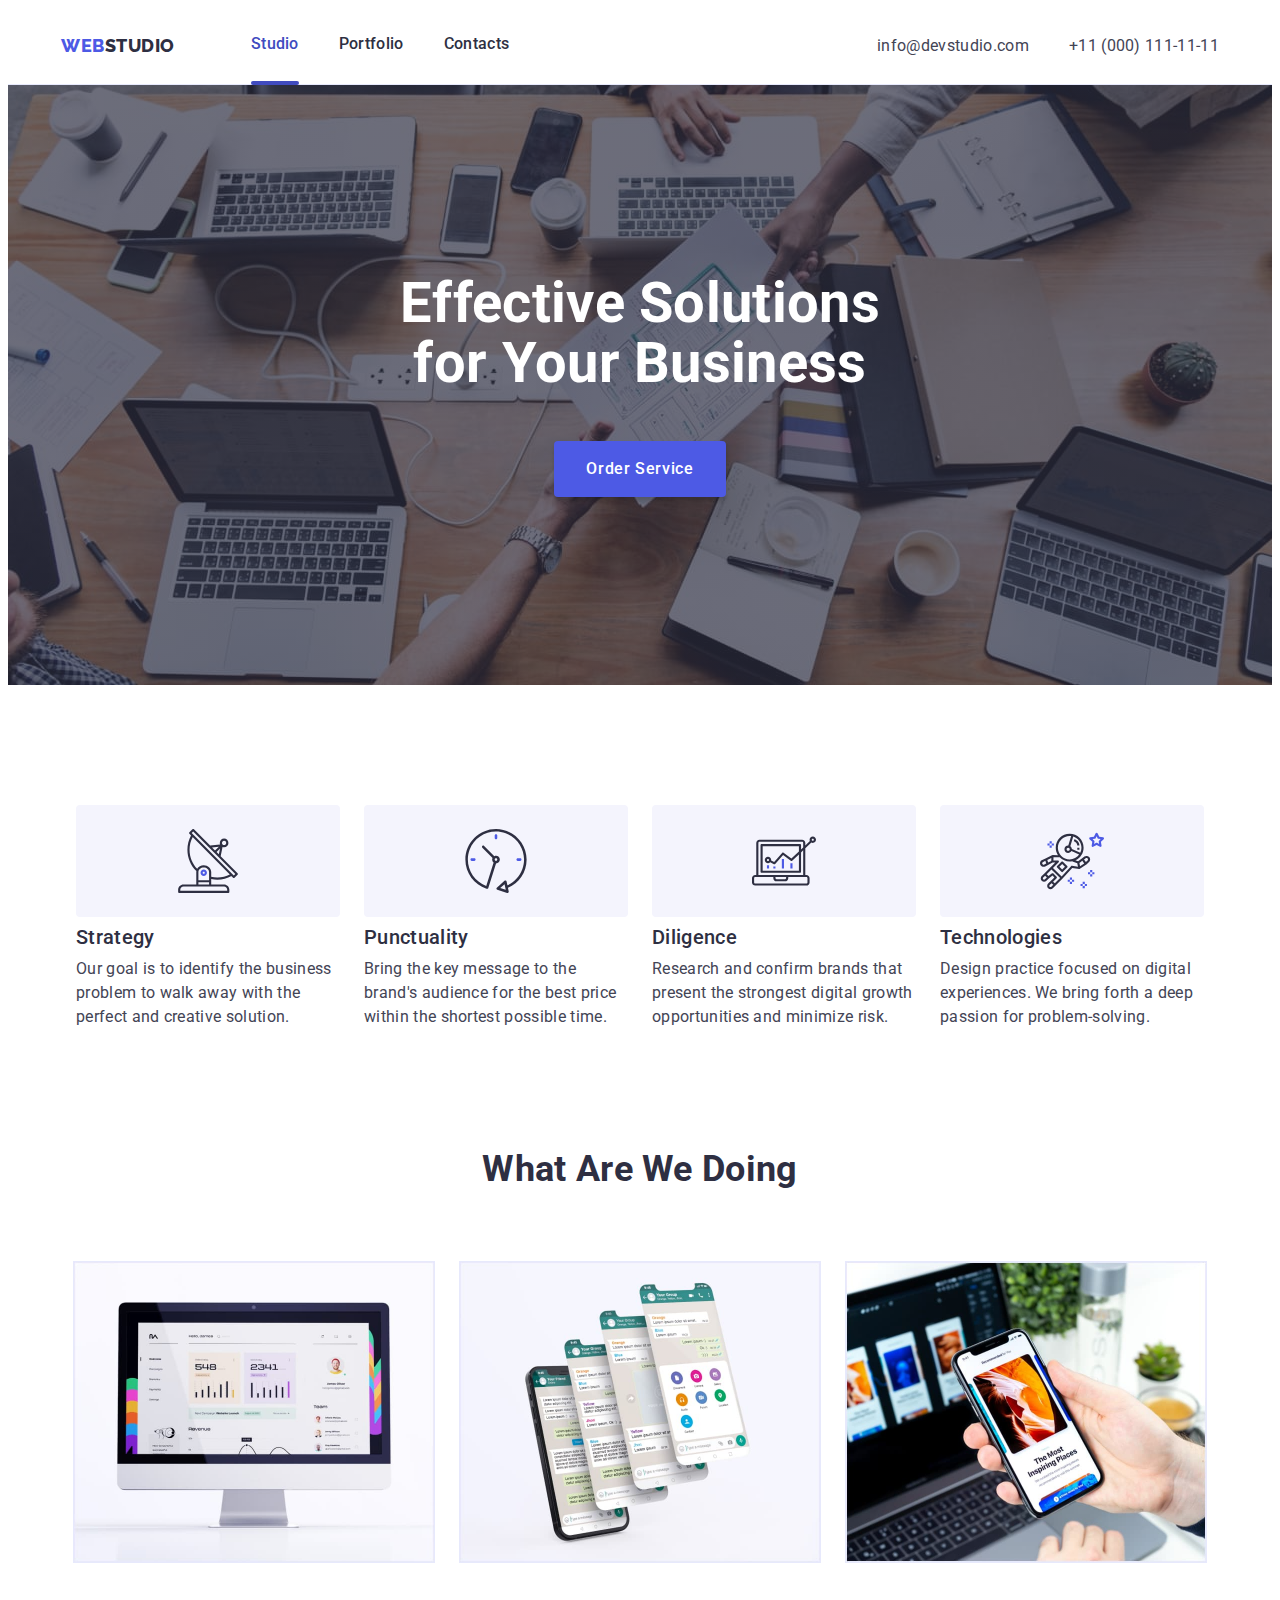
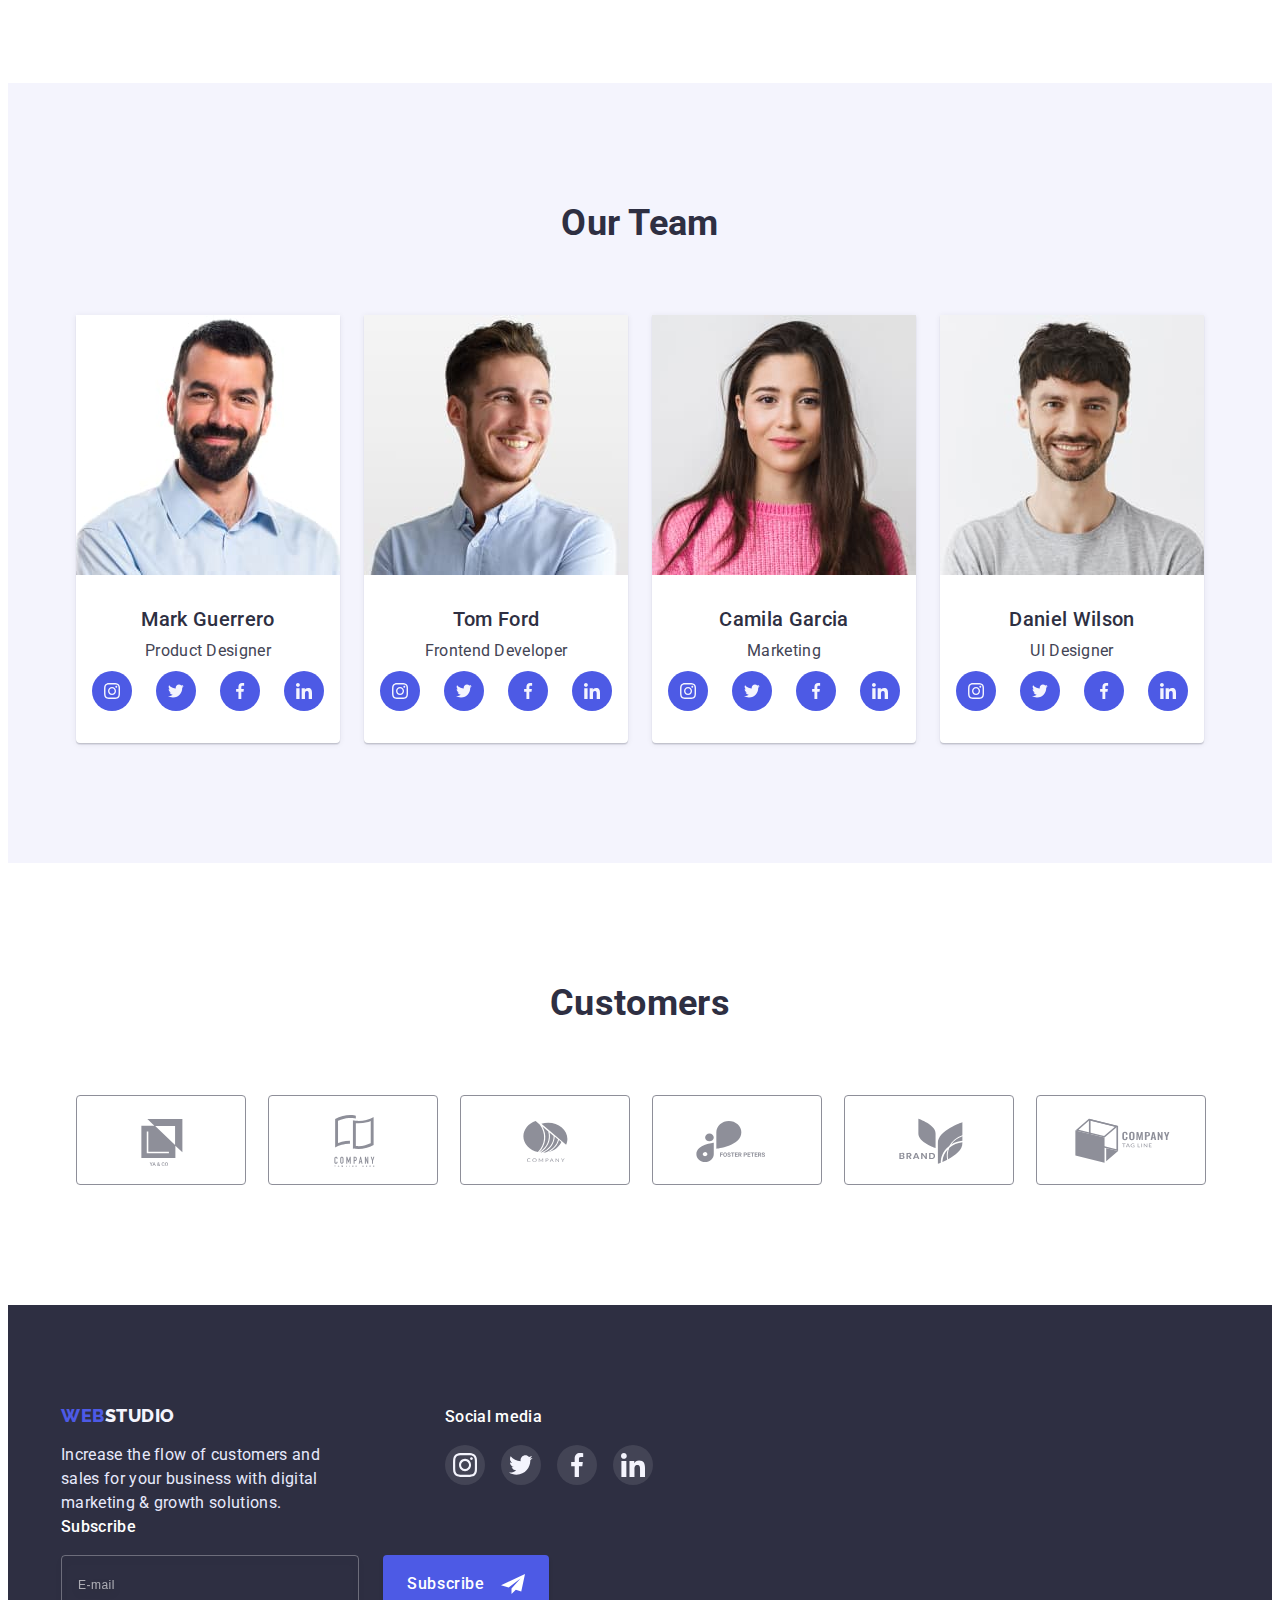
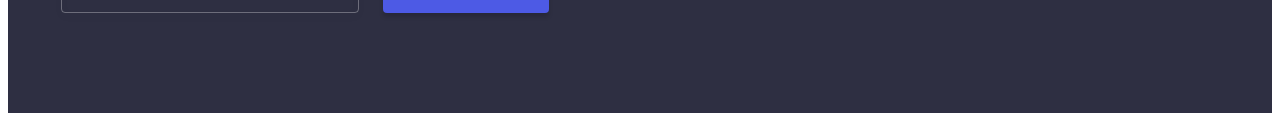
<file: index.html>
<!DOCTYPE html>
<html lang="en">
  <head>
    <meta charset="UTF-8" />
    <meta http-equiv="X-UA-Compatible" content="IE=edge" />
    <meta name="viewport" content="width=device-width, initial-scale=1.0" />
    <title>Web Studio</title>
    <link rel="preconnect" href="https://fonts.googleapis.com" />
    <link rel="preconnect" href="https://fonts.gstatic.com" crossorigin />
    <link
      href="https://fonts.googleapis.com/css2?family=Raleway:wght@800&family=Roboto:wght@400;500;700;900&display=swap"
      rel="stylesheet"
    />
    <link
      rel="stylesheet"
      href="https://cdnjs.cloudflare.com/ajax/libs/modern-normalize/1.1.0/modern-normalize.min.css"
      integrity="sha512-wpPYUAdjBVSE4KJnH1VR1HeZfpl1ub8YT/NKx4PuQ5NmX2tKuGu6U/JRp5y+Y8XG2tV+wKQpNHVUX03MfMFn9Q=="
      crossorigin="anonymous"
      referrerpolicy="no-referrer"
    />
    <link rel="stylesheet" href="./css/styles.css" />
    <link rel="stylesheet" href="./css/mobile.css" />
    <link rel="stylesheet" href="./css/tablet.css" />
    <link rel="stylesheet" href="./css/desktop.css" />
  </head>
  <body>
    <header class="header">
      <div class="container header-container">
        <nav class="header-navigation">
          <a class="header-logo logo" href="./index.html">
            <span class="logo-color">Web</span>Studio
          </a>
          <ul class="header-list">
            <li class="header-item">
              <a class="header-link current-link link" href="./index.html"
                >Studio</a
              >
            </li>
            <li class="header-item">
              <a class="header-link link" href="./portfolio.html">Portfolio</a>
            </li>
            <li class="header-item">
              <a class="header-link link" href="">Contacts</a>
            </li>
          </ul>
        </nav>
        <address class="header-contacts">
          <ul class="contacts-list">
            <li class="contacts-item">
              <a class="header-mail link" href="mailto:info@devstudio.com"
                >info@devstudio.com
              </a>
            </li>
            <li class="contacts-item">
              <a class="header-phone link" href="tel:+11(000)111-11-11"
                >+11 (000) 111-11-11
              </a>
            </li>
          </ul>
        </address>
        <button type="button" class="mob-menu-btn js-open-menu">
          <svg class="mob-menu-icon" width="32" height="22">
            <use href="./images/icons.svg#icon-menu"></use>
          </svg>
        </button>
      </div>
      <div class="mob-menu js-menu-container">
        <div class="mob-container container">
          <div class="mob-wrap">
            <button type="button" class="modal-close js-close-menu">
              <svg class="icon-close-modal" width="8" height="8">
                <use href="./images/icons.svg#icon-close-modal"></use>
              </svg>
            </button>
            <nav class="mob-navigation">
              <ul class="mob-navigation-list">
                <li class="mob-navigation-item">
                  <a
                    class="mob-navigation-link current-mob-link link"
                    href="./index.html"
                    >Studio</a
                  >
                </li>
                <li class="mob-navigation-item">
                  <a class="mob-navigation-link link" href="./portfolio.html"
                    >Portfolio</a
                  >
                </li>
                <li class="mob-navigation-item">
                  <a class="mob-navigation-link link" href="">Contacts</a>
                </li>
              </ul>
            </nav>
          </div>
          <div class="mob-wrap">
            <address class="mob-contacts">
              <ul class="mob-contacts-list">
                <li class="mob-contacts-item">
                  <a
                    class="mob-contacts-phone link"
                    href="tel:+11(000)111-11-11"
                    >+11 (000) 111-11-11
                  </a>
                </li>
                <li class="mob-contacts-item">
                  <a
                    class="mob-contacts-mail link"
                    href="mailto:info@devstudio.com"
                    >info@devstudio.com
                  </a>
                </li>
              </ul>
            </address>
            <ul class="social-list">
              <li class="social-item">
                <a
                  class="social-link"
                  href="#"
                  target="_blank"
                  rel="noreferrer noopener nofollow"
                  aria-label="instagram"
                >
                  <svg class="social-icon" width="16" height="16">
                    <use href="./images/icons.svg#icon-instagram"></use>
                  </svg>
                </a>
              </li>
              <li class="social-item">
                <a
                  class="social-link"
                  href="#"
                  target="_blank"
                  rel="noreferrer noopener nofollow"
                  aria-label="twitter"
                >
                  <svg class="social-icon" width="16" height="16">
                    <use href="./images/icons.svg#icon-twitter"></use>
                  </svg>
                </a>
              </li>
              <li class="social-item">
                <a
                  class="social-link"
                  href="#"
                  target="_blank"
                  rel="noreferrer noopener nofollow"
                  aria-label="facebook"
                >
                  <svg class="social-icon" width="16" height="16">
                    <use href="./images/icons.svg#icon-facebook"></use>
                  </svg>
                </a>
              </li>
              <li class="social-item">
                <a
                  class="social-link"
                  href="#"
                  target="_blank"
                  rel="noreferrer noopener nofollow"
                  aria-label="linkedin"
                >
                  <svg class="social-icon" width="16" height="16">
                    <use href="./images/icons.svg#icon-linkedin"></use>
                  </svg>
                </a>
              </li>
            </ul>
          </div>
        </div>
      </div>
    </header>
    <main>
      <!-- HERO -->
      <section class="hero">
        <div class="container">
          <h1 class="hero-title">Effective Solutions for Your Business</h1>
          <button class="hero-btn btn" type="button" data-modal-open>
            Order Service
          </button>
        </div>
      </section>
      <!-- / HERO -->

      <!-- ABOUT -->
      <section class="section">
        <h2 class="visually-hidden">About</h2>
        <div class="container">
          <ul class="about-list">
            <li class="about-item">
              <div class="icon-wrap">
                <svg class="about-icon" width="64" height="64">
                  <use href="./images/icons.svg#icon-antenna"></use>
                </svg>
              </div>
              <h3 class="about-subtitle subtitle">Strategy</h3>
              <p class="about-text">
                Our goal is to identify the business problem to walk away with
                the perfect and creative solution.
              </p>
            </li>
            <li class="about-item">
              <div class="icon-wrap">
                <svg class="about-icon" width="64" height="64">
                  <use href="./images/icons.svg#icon-clock"></use>
                </svg>
              </div>
              <h3 class="about-subtitle subtitle">Punctuality</h3>
              <p class="about-text">
                Bring the key message to the brand's audience for the best price
                within the shortest possible time.
              </p>
            </li>
            <li class="about-item">
              <div class="icon-wrap">
                <svg class="about-icon" width="64" height="64">
                  <use href="./images/icons.svg#icon-diagram"></use>
                </svg>
              </div>
              <h3 class="about-subtitle subtitle">Diligence</h3>
              <p class="about-text">
                Research and confirm brands that present the strongest digital
                growth opportunities and minimize risk.
              </p>
            </li>
            <li class="about-item">
              <div class="icon-wrap">
                <svg class="about-icon" width="64" height="64">
                  <use href="./images/icons.svg#icon-astronaut"></use>
                </svg>
              </div>
              <h3 class="about-subtitle subtitle">Technologies</h3>
              <p class="about-text">
                Design practice focused on digital experiences. We bring forth a
                deep passion for problem-solving.
              </p>
            </li>
          </ul>
        </div>
      </section>
      <!-- / ABOUT -->

      <!-- WORK -->
      <section class="work section">
        <div class="container">
          <h2 class="title">What are we doing</h2>
          <ul class="work-list">
            <li class="work-item">
              <img
                srcset="./images/work-1@2x.jpeg"
                src="./images/img-1.jpeg"
                alt="PC with open website"
                width="360"
                height="300"
              />
            </li>
            <li class="work-item">
              <img
                srcset="./images/work-2@2x.jpeg"
                src="./images/img-2.jpeg"
                alt="mobile phone with 4 chat screens in the messenger"
                width="360"
                height="300"
              />
            </li>
            <li class="work-item">
              <img
                srcset="./images/work-3@2x.jpeg"
                src="./images/img-3.jpeg"
                alt="laptop with 3 designs of mobile website and hand with mobile phone on which one of site designs is open"
                width="360"
                height="300"
              />
            </li>
          </ul>
        </div>
      </section>
      <!-- / WORK -->

      <!-- TEAM -->
      <section class="team section">
        <div class="container">
          <h2 class="title">Our Team</h2>
          <ul class="team-list">
            <li class="team-item">
              <img
                srcset="./images/img-team-1@2x.jpeg 2x"
                src="./images/img-team-1.jpeg"
                alt="male portrait team member"
                width="264"
                height="260"
              />
              <div class="team-wrap">
                <h3 class="subtitle">Mark Guerrero</h3>
                <p class="team-text">Product Designer</p>
                <ul class="social-list">
                  <li class="social-item">
                    <a
                      class="social-link"
                      href="#"
                      target="_blank"
                      rel="noreferrer noopener nofollow"
                      aria-label="instagram"
                    >
                      <svg class="social-icon" width="16" height="16">
                        <use href="./images/icons.svg#icon-instagram"></use>
                      </svg>
                    </a>
                  </li>
                  <li class="social-item">
                    <a
                      class="social-link"
                      href="#"
                      target="_blank"
                      rel="noreferrer noopener nofollow"
                      aria-label="twitter"
                    >
                      <svg class="social-icon" width="16" height="16">
                        <use href="./images/icons.svg#icon-twitter"></use>
                      </svg>
                    </a>
                  </li>
                  <li class="social-item">
                    <a
                      class="social-link"
                      href="#"
                      target="_blank"
                      rel="noreferrer noopener nofollow"
                      aria-label="facebook"
                    >
                      <svg class="social-icon" width="16" height="16">
                        <use href="./images/icons.svg#icon-facebook"></use>
                      </svg>
                    </a>
                  </li>
                  <li class="social-item">
                    <a
                      class="social-link"
                      href="#"
                      target="_blank"
                      rel="noreferrer noopener nofollow"
                      aria-label="linkedin"
                    >
                      <svg class="social-icon" width="16" height="16">
                        <use href="./images/icons.svg#icon-linkedin"></use>
                      </svg>
                    </a>
                  </li>
                </ul>
              </div>
            </li>
            <li class="team-item">
              <img
                srcset="./images/img-team-2@2x.jpeg 2x"
                src="./images/img-team-2.jpeg"
                alt="male portrait team member"
                width="264"
                height="260"
              />
              <div class="team-wrap">
                <h3 class="subtitle">Tom Ford</h3>
                <p class="team-text">Frontend Developer</p>
                <ul class="social-list">
                  <li class="social-item">
                    <a
                      class="social-link"
                      href="#"
                      target="_blank"
                      rel="noreferrer noopener nofollow"
                      aria-label="instagram"
                    >
                      <svg class="social-icon" width="16" height="16">
                        <use href="./images/icons.svg#icon-instagram"></use>
                      </svg>
                    </a>
                  </li>
                  <li class="social-item">
                    <a
                      class="social-link"
                      href="#"
                      target="_blank"
                      rel="noreferrer noopener nofollow"
                      aria-label="twitter"
                    >
                      <svg class="social-icon" width="16" height="16">
                        <use href="./images/icons.svg#icon-twitter"></use>
                      </svg>
                    </a>
                  </li>
                  <li class="social-item">
                    <a
                      class="social-link"
                      href="#"
                      target="_blank"
                      rel="noreferrer noopener nofollow"
                      aria-label="facebook"
                    >
                      <svg class="social-icon" width="16" height="16">
                        <use href="./images/icons.svg#icon-facebook"></use>
                      </svg>
                    </a>
                  </li>
                  <li class="social-item">
                    <a
                      class="social-link"
                      href="#"
                      target="_blank"
                      rel="noreferrer noopener nofollow"
                      aria-label="linkedin"
                    >
                      <svg class="social-icon" width="16" height="16">
                        <use href="./images/icons.svg#icon-linkedin"></use>
                      </svg>
                    </a>
                  </li>
                </ul>
              </div>
            </li>
            <li class="team-item">
              <img
                srcset="./images/img-team-3@2x.jpeg 2x"
                src="./images/img-team-3.jpeg"
                alt="female portrait team member"
                width="264"
                height="260"
              />
              <div class="team-wrap">
                <h3 class="subtitle">Camila Garcia</h3>
                <p class="team-text">Marketing</p>
                <ul class="social-list">
                  <li class="social-item">
                    <a
                      class="social-link"
                      href="#"
                      target="_blank"
                      rel="noreferrer noopener nofollow"
                      aria-label="instagram"
                    >
                      <svg class="social-icon" width="16" height="16">
                        <use href="./images/icons.svg#icon-instagram"></use>
                      </svg>
                    </a>
                  </li>
                  <li class="social-item">
                    <a
                      class="social-link"
                      href="#"
                      target="_blank"
                      rel="noreferrer noopener nofollow"
                      aria-label="twitter"
                    >
                      <svg class="social-icon" width="16" height="16">
                        <use href="./images/icons.svg#icon-twitter"></use>
                      </svg>
                    </a>
                  </li>
                  <li class="social-item">
                    <a
                      class="social-link"
                      href="#"
                      target="_blank"
                      rel="noreferrer noopener nofollow"
                      aria-label="facebook"
                    >
                      <svg class="social-icon" width="16" height="16">
                        <use href="./images/icons.svg#icon-facebook"></use>
                      </svg>
                    </a>
                  </li>
                  <li class="social-item">
                    <a
                      class="social-link"
                      href="#"
                      target="_blank"
                      rel="noreferrer noopener nofollow"
                      aria-label="linkedin"
                    >
                      <svg class="social-icon" width="16" height="16">
                        <use href="./images/icons.svg#icon-linkedin"></use>
                      </svg>
                    </a>
                  </li>
                </ul>
              </div>
            </li>
            <li class="team-item">
              <img
                srcset="./images/img-team-4@2x.jpeg 2x"
                src="./images/img-team-4.jpeg"
                alt="male portrait team member"
                width="264"
                height="260"
              />
              <div class="team-wrap">
                <h3 class="subtitle">Daniel Wilson</h3>
                <p class="team-text">UI Designer</p>
                <ul class="social-list">
                  <li class="social-item">
                    <a
                      class="social-link"
                      href="#"
                      target="_blank"
                      rel="noreferrer noopener nofollow"
                      aria-label="instagram"
                    >
                      <svg class="social-icon" width="16" height="16">
                        <use href="./images/icons.svg#icon-instagram"></use>
                      </svg>
                    </a>
                  </li>
                  <li class="social-item">
                    <a
                      class="social-link"
                      href="#"
                      target="_blank"
                      rel="noreferrer noopener nofollow"
                      aria-label="twitter"
                    >
                      <svg class="social-icon" width="16" height="16">
                        <use href="./images/icons.svg#icon-twitter"></use>
                      </svg>
                    </a>
                  </li>
                  <li class="social-item">
                    <a
                      class="social-link"
                      href="#"
                      target="_blank"
                      rel="noreferrer noopener nofollow"
                      aria-label="facebook"
                    >
                      <svg class="social-icon" width="16" height="16">
                        <use href="./images/icons.svg#icon-facebook"></use>
                      </svg>
                    </a>
                  </li>
                  <li class="social-item">
                    <a
                      class="social-link"
                      href="#"
                      target="_blank"
                      rel="noreferrer noopener nofollow"
                      aria-label="linkedin"
                    >
                      <svg class="social-icon" width="16" height="16">
                        <use href="./images/icons.svg#icon-linkedin"></use>
                      </svg>
                    </a>
                  </li>
                </ul>
              </div>
            </li>
          </ul>
        </div>
      </section>
      <!-- / TEAM -->

      <!-- CUSTOMERS -->
      <section class="section">
        <div class="container">
          <h2 class="title">Customers</h2>
          <ul class="customers-list">
            <li class="customers-item">
              <a class="customers-link" href="#">
                <svg class="customers-icon" width="104" height="56">
                  <use href="./images/icons.svg#icon-company-1"></use>
                </svg>
              </a>
            </li>
            <li class="customers-item">
              <a class="customers-link" href="#">
                <svg class="customers-icon" width="104" height="56">
                  <use href="./images/icons.svg#icon-company-2"></use>
                </svg>
              </a>
            </li>
            <li class="customers-item">
              <a class="customers-link" href="#">
                <svg class="customers-icon" width="104" height="56">
                  <use href="./images/icons.svg#icon-company-3"></use>
                </svg>
              </a>
            </li>
            <li class="customers-item">
              <a class="customers-link" href="#">
                <svg class="customers-icon" width="104" height="56">
                  <use href="./images/icons.svg#icon-company-4"></use>
                </svg>
              </a>
            </li>
            <li class="customers-item">
              <a class="customers-link" href="#">
                <svg class="customers-icon" width="104" height="56">
                  <use href="./images/icons.svg#icon-company-5"></use>
                </svg>
              </a>
            </li>
            <li class="customers-item">
              <a class="customers-link" href="#">
                <svg class="customers-icon" width="104" height="56">
                  <use href="./images/icons.svg#icon-company-6"></use>
                </svg>
              </a>
            </li>
          </ul>
        </div>
      </section>
      <!-- / CUSTOMERS -->
    </main>

    <!-- FOOTER -->
    <footer class="footer section">
      <div class="footer-wrap container">
        <div class="footer-logo-wrap">
          <a class="footer-logo logo" href="./index.html"
            ><span class="logo-color">Web</span>Studio</a
          >
          <p class="footer-text">
            Increase the flow of customers and sales for your business with
            digital marketing & growth solutions.
          </p>
        </div>
        <div class="footer-socials-wrap">
          <p class="footer-title">Social media</p>
          <ul class="social-list">
            <li class="social-item">
              <a
                class="social-link"
                href="#"
                target="_blank"
                rel="noreferrer noopener nofollow"
                aria-label="instagram"
              >
                <svg class="social-icon" width="16" height="16">
                  <use href="./images/icons.svg#icon-instagram"></use>
                </svg>
              </a>
            </li>
            <li class="social-item">
              <a
                class="social-link"
                href="#"
                target="_blank"
                rel="noreferrer noopener nofollow"
                aria-label="twitter"
              >
                <svg class="social-icon" width="16" height="16">
                  <use href="./images/icons.svg#icon-twitter"></use>
                </svg>
              </a>
            </li>
            <li class="social-item">
              <a
                class="social-link"
                href="#"
                target="_blank"
                rel="noreferrer noopener nofollow"
                aria-label="facebook"
              >
                <svg class="social-icon" width="16" height="16">
                  <use href="./images/icons.svg#icon-facebook"></use>
                </svg>
              </a>
            </li>
            <li class="social-item">
              <a
                class="social-link"
                href="#"
                target="_blank"
                rel="noreferrer noopener nofollow"
                aria-label="linkedin"
              >
                <svg class="social-icon" width="16" height="16">
                  <use href="./images/icons.svg#icon-linkedin"></use>
                </svg>
              </a>
            </li>
          </ul>
        </div>
        <div class="footer-subscribe-wrap">
          <p class="footer-title">Subscribe</p>
          <form class="subscribe-form">
            <input
              type="email"
              name="user-email"
              class="subscribe-input"
              placeholder="E-mail"
              required
            />
            <button type="submit" class="subscribe-btn hero-btn btn">
              Subscribe
              <svg class="subscribe-icon" width="24px" height="24px">
                <use href="./images/icons.svg#icon-subscribe"></use>
              </svg>
            </button>
          </form>
        </div>
      </div>
    </footer>
    <!-- / FOOTER -->

    <!-- MODAL WINDOW -->
    <div class="backdrop is-hidden" data-modal>
      <div class="modal">
        <button type="button" class="modal-close" data-modal-close>
          <svg class="icon-close-modal" width="8" height="8">
            <use href="./images/icons.svg#icon-close-modal"></use>
          </svg>
        </button>
        <p class="modal-title">Leave your contacts and we will call you back</p>
        <form class="modal-form">
          <!-- NAME -->
          <div class="modal-field">
            <label for="user-name" class="input-title">Name</label>
            <div class="input-inner-wrap">
              <input
                type="text"
                name="user-name"
                class="modal-input"
                id="user-name"
              />
              <svg class="modal-icon" width="18" height="24">
                <use href="./images/icons.svg#icon-form-name"></use>
              </svg>
            </div>
          </div>

          <!-- PHONE -->
          <div class="modal-field">
            <label for="user-phone" class="input-title">Phone</label>
            <div class="input-inner-wrap">
              <input
                type="tel"
                name="user-phone"
                class="modal-input"
                id="user-phone"
              />
              <svg class="modal-icon" width="18" height="24">
                <use href="./images/icons.svg#icon-form-phone"></use>
              </svg>
            </div>
          </div>

          <!-- EMAIL -->
          <div class="modal-field">
            <label for="user-email" class="input-title">Email</label>
            <div class="input-inner-wrap">
              <input
                type="email"
                name="user-email"
                class="modal-input"
                id="user-email"
              />
              <svg class="modal-icon" width="18" height="24">
                <use href="./images/icons.svg#icon-form-email"></use>
              </svg>
            </div>
          </div>

          <!-- TEXTAREA -->
          <div class="modal-field textarea-wrap">
            <label for="user-comment" class="input-title">Comment</label>
            <textarea
              name="user-comment"
              id="user-comment"
              placeholder="Text input"
              class="modal-textarea"
            ></textarea>
          </div>

          <!-- CHECKBOX -->
          <div class="modal-field check-wrap">
            <input
              type="checkbox"
              name="policy"
              id="policy"
              class="modal-check visually-hidden"
              value="true"
            />
            <label for="policy" class="check-text">
              <span>
                <svg class="check-icon" width="10" height="8">
                  <use href="./images/icons.svg#icon-form-click"></use>
                </svg> </span
              >I accept the terms and conditions of the
              <a href="#" class="check-text-link link">Privacy Policy</a>
            </label>
          </div>

          <!-- BUTTON -->
          <button type="submit" class="modal-btn hero-btn btn">Send</button>
        </form>
      </div>
    </div>
    <!-- / MODAL WINDOW -->
    <script src="./js/mobile-menu.js"></script>
    <script src="./js/modal.js"></script>
  </body>
</html>
</file>
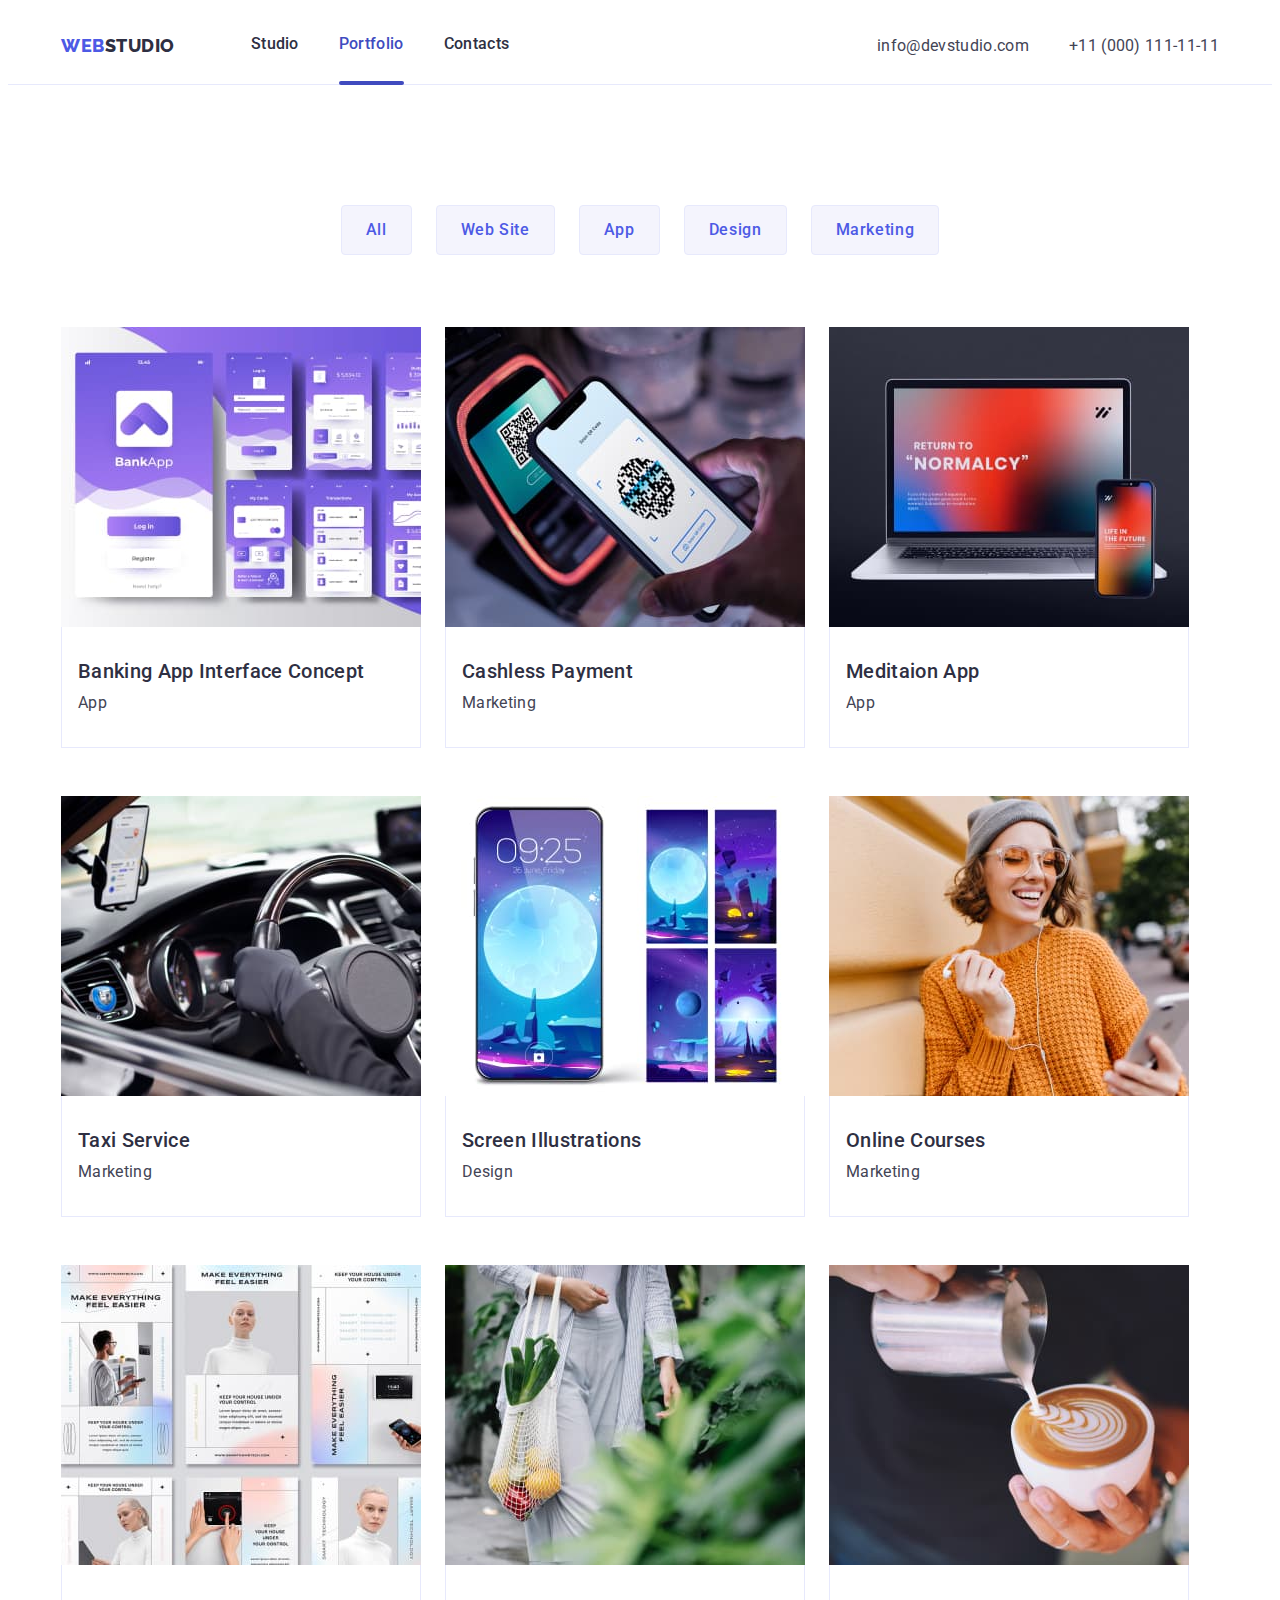
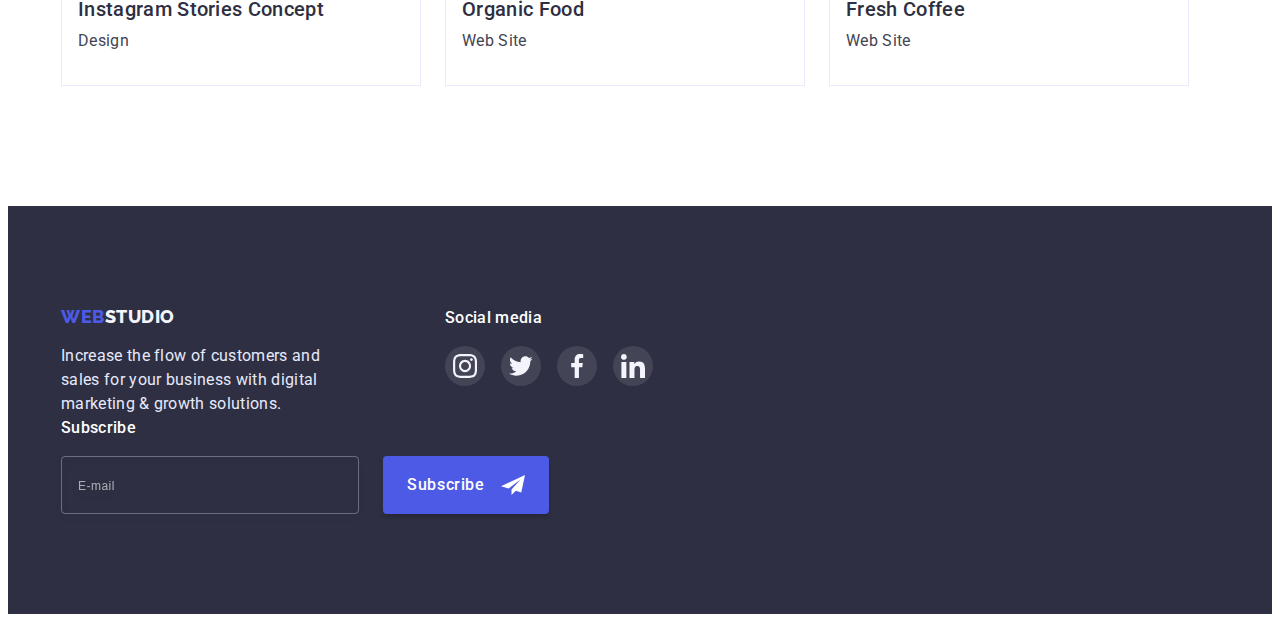
<file: portfolio.html>
<!DOCTYPE html>
<html lang="en">
  <head>
    <meta charset="UTF-8" />
    <meta http-equiv="X-UA-Compatible" content="IE=edge" />
    <meta name="viewport" content="width=device-width, initial-scale=1.0" />
    <title>Web Studio</title>
    <link rel="preconnect" href="https://fonts.googleapis.com" />
    <link rel="preconnect" href="https://fonts.gstatic.com" crossorigin />
    <link
      href="https://fonts.googleapis.com/css2?family=Raleway:wght@800&family=Roboto:wght@400;500;700;900&display=swap"
      rel="stylesheet"
    />
    <link
      rel="stylesheet"
      href="https://cdnjs.cloudflare.com/ajax/libs/modern-normalize/1.1.0/modern-normalize.min.css"
      integrity="sha512-wpPYUAdjBVSE4KJnH1VR1HeZfpl1ub8YT/NKx4PuQ5NmX2tKuGu6U/JRp5y+Y8XG2tV+wKQpNHVUX03MfMFn9Q=="
      crossorigin="anonymous"
      referrerpolicy="no-referrer"
    />
    <link rel="stylesheet" href="./css/styles.css" />
    <link rel="stylesheet" href="./css/mobile.css" />
    <link rel="stylesheet" href="./css/tablet.css" />
    <link rel="stylesheet" href="./css/desktop.css" />
  </head>
  <body>
    <header class="header">
      <div class="container header-container">
        <nav class="header-navigation">
          <a class="header-logo logo" href="./index.html">
            <span class="logo-color">Web</span>Studio
          </a>
          <ul class="header-list">
            <li class="header-item">
              <a class="header-link link" href="./index.html">Studio</a>
            </li>
            <li class="header-item">
              <a class="header-link current-link link" href="./portfolio.html"
                >Portfolio</a
              >
            </li>
            <li class="header-item">
              <a class="header-link link" href="">Contacts</a>
            </li>
          </ul>
        </nav>
        <address class="header-contacts">
          <ul class="contacts-list">
            <li class="contacts-item">
              <a class="header-mail link" href="mailto:info@devstudio.com"
                >info@devstudio.com
              </a>
            </li>
            <li class="contacts-item">
              <a class="header-phone link" href="tel:+11(000)111-11-11"
                >+11 (000) 111-11-11
              </a>
            </li>
          </ul>
        </address>
        <button type="button" class="mob-menu-btn js-open-menu">
          <svg class="mob-menu-icon" width="32" height="22">
            <use href="./images/icons.svg#icon-menu"></use>
          </svg>
        </button>
      </div>
      <div class="mob-menu js-menu-container">
        <div class="mob-container container">
          <div class="mob-wrap">
            <button type="button" class="modal-close js-close-menu">
              <svg class="icon-close-modal" width="8" height="8">
                <use href="./images/icons.svg#icon-close-modal"></use>
              </svg>
            </button>
            <nav class="mob-navigation">
              <ul class="mob-navigation-list">
                <li class="mob-navigation-item">
                  <a class="mob-navigation-link link" href="./index.html"
                    >Studio</a
                  >
                </li>
                <li class="mob-navigation-item">
                  <a
                    class="mob-navigation-link current-mob-link link"
                    href="./portfolio.html"
                    >Portfolio</a
                  >
                </li>
                <li class="mob-navigation-item">
                  <a class="mob-navigation-link link" href="">Contacts</a>
                </li>
              </ul>
            </nav>
          </div>
          <div class="mob-wrap">
            <address class="mob-contacts">
              <ul class="mob-contacts-list">
                <li class="mob-contacts-item">
                  <a
                    class="mob-contacts-phone link"
                    href="tel:+11(000)111-11-11"
                    >+11 (000) 111-11-11
                  </a>
                </li>
                <li class="mob-contacts-item">
                  <a
                    class="mob-contacts-mail link"
                    href="mailto:info@devstudio.com"
                    >info@devstudio.com
                  </a>
                </li>
              </ul>
            </address>
            <ul class="social-list">
              <li class="social-item">
                <a
                  class="social-link"
                  href="#"
                  target="_blank"
                  rel="noreferrer noopener nofollow"
                  aria-label="instagram"
                >
                  <svg class="social-icon" width="16" height="16">
                    <use href="./images/icons.svg#icon-instagram"></use>
                  </svg>
                </a>
              </li>
              <li class="social-item">
                <a
                  class="social-link"
                  href="#"
                  target="_blank"
                  rel="noreferrer noopener nofollow"
                  aria-label="twitter"
                >
                  <svg class="social-icon" width="16" height="16">
                    <use href="./images/icons.svg#icon-twitter"></use>
                  </svg>
                </a>
              </li>
              <li class="social-item">
                <a
                  class="social-link"
                  href="#"
                  target="_blank"
                  rel="noreferrer noopener nofollow"
                  aria-label="facebook"
                >
                  <svg class="social-icon" width="16" height="16">
                    <use href="./images/icons.svg#icon-facebook"></use>
                  </svg>
                </a>
              </li>
              <li class="social-item">
                <a
                  class="social-link"
                  href="#"
                  target="_blank"
                  rel="noreferrer noopener nofollow"
                  aria-label="linkedin"
                >
                  <svg class="social-icon" width="16" height="16">
                    <use href="./images/icons.svg#icon-linkedin"></use>
                  </svg>
                </a>
              </li>
            </ul>
          </div>
        </div>
      </div>
    </header>
    <main>
      <!-- PORTFOLIO -->
      <section class="portfolio section">
        <h1 class="visually-hidden">Portfolio</h1>
        <div class="container">
          <ul class="portfolio-list-buttons">
            <li class="button-item">
              <button class="portfolio-btn btn" type="button">All</button>
            </li>
            <li class="button-item">
              <button class="portfolio-btn btn" type="button">Web Site</button>
            </li>
            <li class="button-item">
              <button class="portfolio-btn btn" type="button">App</button>
            </li>
            <li class="button-item">
              <button class="portfolio-btn btn" type="button">Design</button>
            </li>
            <li class="button-item">
              <button class="portfolio-btn btn" type="button">Marketing</button>
            </li>
          </ul>

          <ul class="portfolio-list-cards">
            <li class="card-item">
              <div class="card-img-wrap">
                <img
                  src="./images/portfolio/portfolio-img-banking.jpeg"
                  alt="Mobile banking app interface"
                  width="360"
                  height="300"
                />
                <p class="card-top-text">
                  14 Stylish and User-Friendly App Design Concepts · Task
                  Manager App · Calorie Tracker App · Exotic Fruit Ecommerce App
                  · Cloud Storage App
                </p>
              </div>
              <div class="card-wrap">
                <h2 class="subtitle">Banking App Interface Concept</h2>
                <p class="card-text">App</p>
              </div>
            </li>
            <li class="card-item">
              <div class="card-img-wrap">
                <img
                  src="./images/portfolio/portfolio-img-casless.jpeg"
                  alt="QR code mobile payment"
                  width="360"
                  height="300"
                />
                <p class="card-top-text">
                  14 Stylish and User-Friendly App Design Concepts · Task
                  Manager App · Calorie Tracker App · Exotic Fruit Ecommerce App
                  · Cloud Storage App
                </p>
              </div>
              <div class="card-wrap">
                <h2 class="subtitle">Cashless Payment</h2>
                <p class="card-text">Marketing</p>
              </div>
            </li>
            <li class="card-item">
              <div class="card-img-wrap">
                <img
                  src="./images/portfolio/portfolio-img-meditaion.jpeg"
                  alt="laptop and mobile phone with app"
                  width="360"
                  height="300"
                />
                <p class="card-top-text">
                  14 Stylish and User-Friendly App Design Concepts · Task
                  Manager App · Calorie Tracker App · Exotic Fruit Ecommerce App
                  · Cloud Storage App
                </p>
              </div>
              <div class="card-wrap">
                <h2 class="subtitle">Meditaion App</h2>
                <p class="card-text">App</p>
              </div>
            </li>
            <li class="card-item">
              <div class="card-img-wrap">
                <img
                  src="./images/portfolio/portfolio-img-taxi.jpeg"
                  alt="Taxi service"
                  width="360"
                  height="300"
                />
                <p class="card-top-text">
                  14 Stylish and User-Friendly App Design Concepts · Task
                  Manager App · Calorie Tracker App · Exotic Fruit Ecommerce App
                  · Cloud Storage App
                </p>
              </div>
              <div class="card-wrap">
                <h2 class="subtitle">Taxi Service</h2>
                <p class="card-text">Marketing</p>
              </div>
            </li>
            <li class="card-item">
              <div class="card-img-wrap">
                <img
                  src="./images/portfolio/portfolio-img-illustrations.jpeg"
                  alt="Moon cell phone screen illustration"
                  width="360"
                  height="300"
                />
                <p class="card-top-text">
                  14 Stylish and User-Friendly App Design Concepts · Task
                  Manager App · Calorie Tracker App · Exotic Fruit Ecommerce App
                  · Cloud Storage App
                </p>
              </div>
              <div class="card-wrap">
                <h2 class="subtitle">Screen Illustrations</h2>
                <p class="card-text">Design</p>
              </div>
            </li>
            <li class="card-item">
              <div class="card-img-wrap">
                <img
                  src="./images/portfolio/portfolio-img-courses.jpeg"
                  alt="Girl in headphones with phone"
                  width="360"
                  height="300"
                />
                <p class="card-top-text">
                  14 Stylish and User-Friendly App Design Concepts · Task
                  Manager App · Calorie Tracker App · Exotic Fruit Ecommerce App
                  · Cloud Storage App
                </p>
              </div>
              <div class="card-wrap">
                <h2 class="subtitle">Online Courses</h2>
                <p class="card-text">Marketing</p>
              </div>
            </li>
            <li class="card-item">
              <div class="card-img-wrap">
                <img
                  src="./images/portfolio/portfolio-img-instagram.jpeg"
                  alt="Instagram stories concept"
                  width="360"
                  height="300"
                />
                <p class="card-top-text">
                  14 Stylish and User-Friendly App Design Concepts · Task
                  Manager App · Calorie Tracker App · Exotic Fruit Ecommerce App
                  · Cloud Storage App
                </p>
              </div>
              <div class="card-wrap">
                <h2 class="subtitle">Instagram Stories Concept</h2>
                <p class="card-text">Design</p>
              </div>
            </li>
            <li class="card-item">
              <div class="card-img-wrap">
                <img
                  src="./images/portfolio/portfolio-img-food.jpeg"
                  alt="Girl with a mesh bag in which organic food"
                  width="360"
                  height="300"
                />
                <p class="card-top-text">
                  14 Stylish and User-Friendly App Design Concepts · Task
                  Manager App · Calorie Tracker App · Exotic Fruit Ecommerce App
                  · Cloud Storage App
                </p>
              </div>
              <div class="card-wrap">
                <h2 class="subtitle">Organic Food</h2>
                <p class="card-text">Web Site</p>
              </div>
            </li>
            <li class="card-item">
              <div class="card-img-wrap">
                <img
                  src="./images/portfolio/portfolio-img-coffee.jpeg"
                  alt="Fresh Coffee"
                  width="360"
                  height="300"
                />
                <p class="card-top-text">
                  14 Stylish and User-Friendly App Design Concepts · Task
                  Manager App · Calorie Tracker App · Exotic Fruit Ecommerce App
                  · Cloud Storage App
                </p>
              </div>
              <div class="card-wrap">
                <h2 class="subtitle">Fresh Coffee</h2>
                <p class="card-text">Web Site</p>
              </div>
            </li>
          </ul>
        </div>
      </section>
    </main>
    <!-- FOOTER -->
    <footer class="footer section">
      <div class="footer-wrap container">
        <div class="footer-logo-wrap">
          <a class="footer-logo logo" href="./index.html"
            ><span class="logo-color">Web</span>Studio</a
          >
          <p class="footer-text">
            Increase the flow of customers and sales for your business with
            digital marketing & growth solutions.
          </p>
        </div>
        <div class="footer-socials-wrap">
          <p class="footer-title">Social media</p>
          <ul class="social-list">
            <li class="social-item">
              <a
                class="social-link"
                href="#"
                target="_blank"
                rel="noreferrer noopener nofollow"
                aria-label="instagram"
              >
                <svg class="social-icon" width="16" height="16">
                  <use href="./images/icons.svg#icon-instagram"></use>
                </svg>
              </a>
            </li>
            <li class="social-item">
              <a
                class="social-link"
                href="#"
                target="_blank"
                rel="noreferrer noopener nofollow"
                aria-label="twitter"
              >
                <svg class="social-icon" width="16" height="16">
                  <use href="./images/icons.svg#icon-twitter"></use>
                </svg>
              </a>
            </li>
            <li class="social-item">
              <a
                class="social-link"
                href="#"
                target="_blank"
                rel="noreferrer noopener nofollow"
                aria-label="facebook"
              >
                <svg class="social-icon" width="16" height="16">
                  <use href="./images/icons.svg#icon-facebook"></use>
                </svg>
              </a>
            </li>
            <li class="social-item">
              <a
                class="social-link"
                href="#"
                target="_blank"
                rel="noreferrer noopener nofollow"
                aria-label="linkedin"
              >
                <svg class="social-icon" width="16" height="16">
                  <use href="./images/icons.svg#icon-linkedin"></use>
                </svg>
              </a>
            </li>
          </ul>
        </div>
        <div class="footer-subscribe-wrap">
          <p class="footer-title">Subscribe</p>
          <form class="subscribe-form">
            <input
              type="email"
              name="user-email"
              class="subscribe-input"
              placeholder="E-mail"
              required
            />
            <button type="submit" class="subscribe-btn hero-btn btn">
              Subscribe
              <svg class="subscribe-icon" width="24px" height="24px">
                <use href="./images/icons.svg#icon-subscribe"></use>
              </svg>
            </button>
          </form>
        </div>
      </div>
    </footer>
    <!-- / FOOTER -->
    <script src="./js/mobile-menu.js"></script>
  </body>
</html>
</file>
<file: css/styles.css>
/* ========= VARIABLES ========= */

:root {
  /* color */
  --primary-brand-color: #4d5ae5;
  --pressed-state-color: #404bbf;
  --dominant-color: #434455;
  --dark-color: #2e2f42;
  --cloud-color: #f4f4fd;
  --cornflower-color: #e7e9fc;
  --white-element: #ffffff;
  --light-slate: #8e8f99;
  --modal-bg: #fcfcfc;
  --footer-bg-social: #31d0aa;

  /* modal window */
  --back-drop-blue: rgba(46, 47, 66, 0.4);
  --modal-input-border: 1px solid rgba(33, 33, 33, 0.2);

  /* btn */
  --btn-br: 4px;

  /* gap */
  --light-gap: 16px;
  --item-gap: 24px;
  --nav-gap: 40px;

  /* trnsition */
  --td: 250ms;
  --ttf: cubic-bezier(0.4, 0, 0.2, 1);
}

/* ========= RESET STYLES ========= */

h1,
h2,
h3,
h4,
h5,
h6,
p {
  margin: 0;
}

ul {
  margin: 0;
  padding-left: 0;
  list-style: none;
}

a {
  text-decoration: none;
  outline: transparent;
}

button {
  cursor: pointer;
  border: none;
  outline: transparent;
}

input,
textarea {
  background-color: transparent;
  outline: transparent;
}

address {
  font-style: normal;
}

img {
  display: block;
  max-width: 100%;
  height: auto;
}

/* ========= COMMON STYLES ========= */

body {
  font-family: 'Roboto', sans-serif;
  line-height: 1.5;
  color: var(--dominant-color);
  letter-spacing: 0.02em;
}

.container {
  width: 100%;
  padding-right: 16px;
  padding-left: 16px;
}

.section {
  padding-top: 96px;
  padding-bottom: 96px;
}

.logo {
  font-family: 'Raleway', sans-serif;
  font-size: 18px;
  font-weight: 800;
  line-height: calc(24 / 18);
  color: var(--dark-color);
  letter-spacing: 0.03em;
  text-transform: uppercase;
  text-decoration: none;
}

.link {
  color: var(--dark-color);

  transition-property: color;
  transition-duration: var(--td);
  transition-timing-function: var(--ttf);
}

.link:is(:hover, :focus) {
  color: var(--pressed-state-color);
}

.btn {
  font-family: inherit;
  font-size: inherit;
  font-weight: 500;
  line-height: 1.5;
  letter-spacing: 0.04em;
  color: var(--white-element);

  transition-property: background-color;
  transition-duration: var(--td);
  transition-timing-function: var(--ttf);
}

.btn:is(:hover, :focus, :active) {
  background-color: var(--pressed-state-color);
}

.subtitle {
  margin-bottom: 8px;
  font-weight: 500;
  font-size: 20px;
  line-height: 1.2;
  color: var(--dark-color);
}

.title {
  margin-bottom: 72px;

  font-size: 36px;
  line-height: calc(40 / 36);
  text-align: center;
  text-transform: capitalize;
  color: var(--dark-color);
}

/* class for hidden title */
.visually-hidden {
  position: absolute;
  width: 1px;
  height: 1px;
  margin: -1px;
  border: 0;
  padding: 0;

  white-space: nowrap;
  clip: rect(0 0 0 0);
  clip-path: inset(50%);
  overflow: hidden;
}

/* ========= HEADER ========= */

.header {
  border-bottom: 1px solid var(--cornflower-color);
}

.header-container {
  display: flex;
  justify-content: space-between;
  align-items: center;
}

.header-navigation {
  display: flex;
  align-items: center;
}

.header-list {
  display: none;
}

.contacts-list {
  display: none;
}

.header-logo {
  padding-top: 24px;
  padding-bottom: 24px;
}
.logo-color {
  color: var(--primary-brand-color);
}

/* ========= MOB-MENU ========= */

.mob-menu {
  position: fixed;
  top: 0;
  width: 100%;
  height: 100%;
  background-color: var(--white-element);

  z-index: 999;
  transform: translateX(100%);
  transition: transform 250ms ease-in-out;
}

.mob-menu.is-open {
  transform: translateX(0);
}

.mob-container {
  height: 100%;
  padding: 40px;
  display: flex;
  flex-direction: column;
  justify-content: space-between;
  overflow: auto;
}

.mob-menu-btn {
  background-color: transparent;
  border: none;
}

.mob-menu-icon {
  stroke: var(--dark-color);
}

/* .mob-navigation {
  margin-bottom: 284px;
} */

.mob-navigation-list {
  display: flex;
  flex-direction: column;
  gap: 40px;
}

.mob-navigation-link {
  font-weight: 700;
  font-size: 36px;
  line-height: calc(40 / 36);
}

.current-mob-link {
  color: var(--pressed-state-color);
}

.mob-contacts-list {
  margin-bottom: 48px;
}

.mob-contacts-item:not(:last-child) {
  margin-bottom: 40px;
}

.mob-contacts-phone {
  font-weight: 700;
  font-size: 24px;
  line-height: calc(40 / 24);
  color: var(--primary-brand-color);
}

.mob-contacts-mail {
  font-weight: 500;
  font-size: 20px;
  line-height: calc(24 / 20);
}
.mob-menu .social-icon {
  width: 24px;
  height: 24px;
}

.mob-menu .social-list {
  flex-wrap: wrap;
  justify-content: space-between;
}
/* ========= HERO ========= */

.hero {
  padding-top: 112px;
  padding-bottom: 112px;

  background-image: linear-gradient(
      rgba(46, 47, 66, 0.7),
      rgba(46, 47, 66, 0.7)
    ),
    url('../images/mobile/hero-mob.jpeg');
  background-repeat: no-repeat;
  background-position: center;
  background-size: auto, cover;
}

@media (min-device-pixel-ratio: 2),
  (min-resolution: 192dpi),
  (min-resolution: 2dppx) {
  .hero {
    background-image: linear-gradient(
        rgba(46, 47, 66, 0.7),
        rgba(46, 47, 66, 0.7)
      ),
      url('../images/mobile/hero-mob@2x.jpeg');
  }
}

.hero-title {
  width: 100%;
  margin: 0 auto;
  margin-bottom: 72px;

  font-size: 36px;
  line-height: calc(40 / 36);
  text-align: center;
  text-transform: capitalize;
  color: var(--white-element);
}

.hero-btn {
  display: block;
  margin: 0 auto;
  padding: 16px 32px;

  background-color: var(--primary-brand-color);
  box-shadow: 0px 4px 4px rgba(0, 0, 0, 0.15);
  border-radius: var(--btn-br);
}
/* ========= ABOUT ========= */

.about-list {
  display: flex;
  flex-wrap: wrap;
  justify-content: center;
  gap: 72px;
}

.about-subtitle {
  margin-bottom: 8px;

  text-align: center;
  font-weight: 700;
  font-size: 36px;
  line-height: calc(40 / 36);
}

.about-text {
  font-weight: 500;
}

.icon-wrap {
  display: none;
}

/* ========= WORK ========= */

.work {
  display: none;
}

/* ========= TEAM ========= */

.team {
  background-color: var(--cloud-color);
  padding-bottom: 128px;
}

.team-list {
  display: flex;
  flex-wrap: wrap;
  justify-content: center;
  gap: 72px;
}

.team-item {
  background-color: var(--white-element);
  border-bottom-right-radius: 4px;
  border-bottom-left-radius: 4px;
  box-shadow: 0px 1px 6px rgba(46, 47, 66, 0.08),
    0px 1px 1px rgba(46, 47, 66, 0.16), 0px 2px 1px rgba(46, 47, 66, 0.08);
}

.team-wrap {
  padding: 32px 16px;
  text-align: center;
}

.team-text {
  margin: 8px;
}

/* ========= SOCIAL-ICON ========= */

.social-list {
  display: flex;
  gap: var(--item-gap);
}

.social-link {
  width: 40px;
  height: 40px;
  display: flex;
  justify-content: center;
  align-items: center;

  background-color: var(--primary-brand-color);
  border-radius: 50%;

  transition-property: background-color;
  transition-duration: var(--td);
  transition-timing-function: var(--ttf);
}

.social-link:is(:hover, :focus) {
  background-color: var(--pressed-state-color);
}

.social-icon {
  fill: var(--cloud-color);
}

/* ========= CUSTOMERS ========= */

.customers-list {
  display: flex;
  flex-wrap: wrap;
  justify-content: center;
  column-gap: var(--light-gap);
  row-gap: 72px;
}

.customers-item {
  width: calc((100% - 16px) / 2);
}

.customers-link {
  width: 100%;
  height: 88px;
  display: flex;
  justify-content: center;
  align-items: center;

  border: 1px solid var(--light-slate);
  border-radius: 4px;

  transition-property: border-color;
  transition-duration: var(--td);
  transition-timing-function: var(--ttf);
}

.customers-link:is(:hover, :focus) {
  border-color: var(--pressed-state-color);
}

.customers-icon {
  fill: var(--light-slate);

  transition-property: fill;
  transition-duration: var(--td);
  transition-timing-function: var(--ttf);
}

.customers-link:is(:hover, :focus) .customers-icon {
  fill: var(--pressed-state-color);
}

/* ========= PORTFOLIO ========= */

.portfolio {
  padding-top: 96px;
}

.portfolio-list-buttons {
  display: flex;
  flex-wrap: wrap;
  justify-content: center;
  gap: var(--item-gap);
  margin-bottom: 72px;
}

.portfolio-btn {
  padding: 12px 24px;

  color: var(--primary-brand-color);

  background-color: var(--cloud-color);
  border: 1px solid var(--cornflower-color);
  border-radius: var(--btn-br);

  transition-property: color, box-shadow, background-color;
  transition-duration: var(--td);
  transition-timing-function: var(--ttf);
}

.portfolio-btn:is(:hover, :focus, :active) {
  color: var(--white-element);
  box-shadow: 0px 3px 1px rgba(0, 0, 0, 0.1), 0px 2px 1px rgba(0, 0, 0, 0.08),
    0px 2px 2px rgba(0, 0, 0, 0.12);
  background-color: var(--pressed-state-color);
}

.portfolio-list-cards {
  display: flex;
  flex-wrap: wrap;
  column-gap: var(--item-gap);
  row-gap: calc(var(--item-gap) * 2);
}

.card-item {
  transition-property: box-shadow;
  transition-duration: var(--td);
  transition-timing-function: var(--ttf);
}

.card-item:hover {
  box-shadow: 0px 1px 6px rgba(46, 47, 66, 0.08),
    0px 1px 1px rgba(46, 47, 66, 0.16), 0px 2px 1px rgba(46, 47, 66, 0.08);
}

.card-img-wrap {
  position: relative;
  overflow: hidden;
}

.card-top-text {
  position: absolute;
  top: 0;
  overflow: auto;

  height: 100%;
  padding: 40px 32px;

  color: var(--cloud-color);
  background-color: var(--primary-brand-color);

  transform: translateY(100%);
  transition-property: transform;
  transition-duration: var(--td);
  transition-timing-function: var(--ttf);
}

.card-item:hover .card-top-text {
  transform: translateY(0);
}

.card-wrap {
  padding: 32px 16px;

  border: 1px solid var(--cornflower-color);
  border-top: none;
}

/* ========= FOOTER ========= */

.footer {
  background-color: var(--dark-color);
}

.footer-wrap {
  display: flex;
  flex-direction: column;
  flex-wrap: wrap;
  align-items: center;
  row-gap: 72px;
}

.footer-logo {
  display: block;
  margin-bottom: 16px;

  line-height: calc(22 / 18);
  color: var(--cloud-color);
  text-align: center;
}

.footer-text {
  width: 268px;
  color: var(--cornflower-color);
}

.footer-title {
  margin-bottom: 16px;

  text-align: center;
  font-weight: 500;
  color: var(--white-element);
}

.footer-socials-wrap .social-list {
  gap: var(--light-gap);
}

.footer-socials-wrap .social-link {
  background-color: rgba(255, 255, 255, 0.1);
}

.footer-socials-wrap .social-link:is(:hover, :focus) {
  background-color: var(--footer-bg-social);
}

.footer-socials-wrap .social-icon {
  width: 24px;
  height: 24px;
}

.subscribe-form {
  display: flex;
  flex-wrap: wrap;
  gap: var(--light-gap);
}

.subscribe-input {
  width: 100%;
  height: 40px;
  padding: 8px 16px;

  color: var(--white-element);
  border: 1px solid rgba(255, 255, 255, 0.3);
  filter: drop-shadow(0px 4px 4px rgba(0, 0, 0, 0.15));
  border-radius: var(--btn-br);

  transition-property: border-color;
  transition-duration: var(--td);
  transition-timing-function: var(--ttf);
}

.subscribe-input:is(:hover, :focus) {
  border-color: var(--primary-brand-color);
}

.subscribe-input::placeholder {
  font-size: 12px;
  line-height: calc(24 / 12);
  letter-spacing: 0.04em;

  color: rgba(255, 255, 255, 0.6);
}

.subscribe-btn {
  display: flex;
  gap: var(--light-gap);
  align-items: center;
  justify-content: center;
  padding: 8px 24px;
}

.subscribe-icon {
  fill: var(--white-element);
}
/* ========= MODAL WINDOW ========= */

.backdrop {
  position: fixed;
  top: 0;

  width: 100%;
  height: 100%;

  background-color: rgba(46, 47, 66, 0.4);

  transition-property: opacity, visibility;
  transition-duration: var(--td);
  transition-timing-function: var(--ttf);
}

.is-hidden {
  opacity: 0;
  visibility: hidden;
  pointer-events: none;
}

.modal {
  position: absolute;
  top: 50%;
  left: 50%;

  width: 100%;
  min-height: 586px;
  padding: 16px 16px;

  background-color: var(--modal-bg);
  box-shadow: 0px 1px 1px rgba(0, 0, 0, 0.14), 0px 1px 3px rgba(0, 0, 0, 0.12),
    0px 2px 1px rgba(0, 0, 0, 0.2);
  border-radius: 4px;

  transform: translate(-50%, -50%) scale(1);

  transition-property: transform;
  transition-duration: var(--td);
  transition-timing-function: var(--ttf);
}

.backdrop.is-hidden .modal {
  transform: translate(-100%, -50%) scaleX(0);
}

.modal-close {
  display: flex;
  justify-content: center;
  align-items: center;
  width: 24px;
  height: 24px;
  margin-left: auto;
  margin-right: 8px;
  margin-top: 8px;
  margin-bottom: 24px;

  background-color: var(--cornflower-color);
  border: 1px solid rgba(0, 0, 0, 0.1);
  border-radius: 50%;

  transition-property: background-color;
  transition-duration: var(--td);
  transition-timing-function: var(--ttf);
}

.modal-close:is(:hover, :focus, :active) {
  background-color: var(--pressed-state-color);
}

.icon-close-modal {
  transition-property: fill;
  transition-duration: var(--td);
  transition-timing-function: var(--ttf);
}

.modal-close:is(:hover, :focus, :active) .icon-close-modal {
  fill: var(--white-element);
}

.modal-form {
  line-height: 0;
}

.modal-title {
  margin-bottom: 16px;

  font-weight: 500;
  text-align: center;
}
.modal-field {
  margin-bottom: 8px;
}

.input-title {
  display: block;
  margin-bottom: 4px;

  font-size: 12px;
  line-height: calc(14 / 12);
  letter-spacing: 0.04em;
  color: var(--light-slate);
}

.input-inner-wrap {
  position: relative;
}

.modal-input {
  width: 100%;
  height: 40px;
  padding: 11px 16px;
  padding-left: 38px;

  border: var(--modal-input-border);
  border-radius: var(--btn-br);

  transition-property: border;
  transition-duration: var(--td);
  transition-timing-function: var(--ttf);
}

.modal-input:is(:hover, :focus) {
  border-color: var(--primary-brand-color);
}

.modal-icon {
  position: absolute;
  left: 16px;
  top: 50%;
  transform: translateY(-50%);

  transition-property: fill;
  transition-duration: var(--td);
  transition-timing-function: var(--ttf);
}

.modal-input:is(:hover, :focus) + .modal-icon {
  fill: var(--primary-brand-color);
}

.textarea-wrap {
  margin-bottom: 16px;
}

.modal-textarea {
  width: 100%;
  height: 120px;
  padding: 8px 16px;
  resize: none;

  border: var(--modal-input-border);
  border-radius: var(--btn-br);

  transition-property: border-color;
  transition-duration: var(--td);
  transition-timing-function: var(--ttf);
}

.modal-textarea:is(:hover, :focus) {
  border-color: var(--primary-brand-color);
}

.modal-textarea::placeholder {
  font-size: 12px;
  line-height: calc(16 / 12);
  letter-spacing: 0.04em;

  color: rgba(117, 117, 117, 0.5);
}

.check-wrap {
  margin-bottom: 24px;
}

.check-text {
  font-size: 12px;
  line-height: calc(16 / 12);
  letter-spacing: 0.04em;
  color: #757575;
}

.check-text span {
  display: inline-flex;
  justify-content: center;
  align-items: center;
  width: 16px;
  height: 16px;
  margin-right: 8px;

  fill: transparent;
  border: 1.25px solid var(--dark-color);
  border-radius: 2px;

  transition-property: background-color, border-color, fill;
  transition-duration: var(--td);
  transition-timing-function: var(--ttf);
}

.modal-check:checked + .check-text span {
  background-color: var(--pressed-state-color);
  border-color: var(--pressed-state-color);
  fill: var(--cloud-color);
}

.modal-check:is(:hover, :focus) + .check-text span {
  border-color: var(--pressed-state-color);
}

.check-text-link {
  color: var(--primary-brand-color);
  text-decoration: underline;
}

.modal-btn {
  width: 169px;
}
</file>
<file: css/mobile.css>
/* ========= MOBILE========= */

@media screen and (min-width: 480px) {
  .hero-title {
    max-width: 318px;
  }
  .container {
    max-width: 428px;
    margin: 0 auto;
    padding-right: 16px;
    padding-left: 16px;
  }

  .mob-menu .social-list {
    gap: 56px;
    justify-content: flex-start;
  }

  .mob-contacts-phone {
    font-size: 36px;
    line-height: calc(40 / 36);
    color: var(--primary-brand-color);
  }

  .modal {
    max-width: 392px;
    min-height: 586px;
  }
}
</file>
<file: css/tablet.css>
/* ========= TABLET ========= */

@media screen and (min-width: 768px) {
  .container {
    max-width: 768px;
    margin: 0 auto;
    padding-right: 16px;
    padding-left: 16px;
  }

  /* ========= Header ========= */

  .header-container {
    align-items: flex-start;
  }
  .header-logo {
    margin-right: 120px;
  }

  .header-list {
    display: flex;
    gap: var(--nav-gap);
  }

  .contacts-list {
    display: flex;
    flex-direction: column;
    flex-wrap: wrap;
    gap: 4px;
    padding-top: 24px;

    /* margin-bottom: 10px; */
  }

  .header-link {
    display: block;
    padding-top: 24px;
    padding-bottom: 24px;

    font-weight: 500;
  }

  .header-item {
    position: relative;
  }

  .current-link {
    color: var(--pressed-state-color);
  }

  .current-link::after {
    content: '';
    position: absolute;
    width: 100%;
    height: 4px;
    left: 0;
    bottom: -1px;

    background-color: var(--pressed-state-color);
    border-radius: 2px;
  }

  .contacts-item {
    font-size: 12px;
    line-height: calc(16 / 12);
    letter-spacing: 0.04em;

    color: var(--dominant-color);
  }

  /* mob-menu */
  .mob-menu-btn {
    display: none;
  }
  /* ========= HERO ========= */

  .hero {
    padding-top: 112px;
    padding-bottom: 108px;
    background-image: linear-gradient(
        rgba(46, 47, 66, 0.7),
        rgba(46, 47, 66, 0.7)
      ),
      url('../images/tablet/hero-tablet.jpeg');
  }

  @media (min-device-pixel-ratio: 2),
    (min-resolution: 192dpi),
    (min-resolution: 2dppx) {
    .hero {
      background-image: linear-gradient(
          rgba(46, 47, 66, 0.7),
          rgba(46, 47, 66, 0.7)
        ),
        url('../images/tablet/hero-tablet@2x.jpeg');
    }
  }

  .hero-title {
    max-width: 494px;
    margin-bottom: 40px;

    text-transform: none;
    font-size: 56px;
    line-height: calc(60 / 56);
  }

  /* ========= ABOUT ========= */
  .about-list {
    row-gap: 72px;
    column-gap: 24px;
  }

  .about-item {
    max-width: 356px;
  }

  .about-subtitle {
    text-align: left;
  }

  /* ========= TEAM ========= */
  .team {
    padding-bottom: 104px;
  }

  .team-list {
    column-gap: var(--item-gap);
    row-gap: 64px;
  }

  /* ========= CUSTOMERS ========= */
  .customers-list {
    column-gap: var(--item-gap);
  }

  .customers-item {
    width: calc((100% - 48px) / 3);
  }

  .customers-link {
    width: 100%;
  }

  /* ========= FOOTER ========= */

  .footer-wrap {
    padding-left: 108px;
    padding-right: 108px;
    flex-direction: row;
    column-gap: var(--item-gap);
    justify-content: left;
    align-items: normal;
  }

  .footer-logo {
    display: block;
    margin-bottom: 16px;

    line-height: calc(22 / 18);
    color: var(--cloud-color);
    text-align: left;
  }

  .footer-title {
    margin-bottom: 16px;

    text-align: left;
    font-weight: 500;
    color: var(--white-element);
  }

  .footer-text {
    width: 264px;
    color: var(--cornflower-color);
  }
  .subscribe-form {
    gap: var(--item-gap);
  }

  .subscribe-input {
    width: 264px;
  }

  .modal {
    min-width: 408px;
    min-height: 576px;
    padding: 24px 24px;
  }

  .modal-close {
    margin-right: 0;
    margin-top: 0;
  }
}
</file>
<file: css/desktop.css>
/* ========= DESKTOP ========= */

@media screen and (min-width: 1200px) {
  .container {
    max-width: 1158px;
    margin: 0 auto;
    padding-right: 15px;
    padding-left: 15px;
  }

  .section {
    padding-top: 120px;
    padding-bottom: 120px;
  }

  .subtitle {
    font-weight: 500;
    font-size: 20px;
    line-height: 1.2;
  }

  .header-container {
    align-items: center;
  }

  .header-logo {
    margin-right: 76px;
  }

  .header-link {
    padding-top: 24px;
    padding-bottom: 28px;
  }

  .current-link::after {
    bottom: -1px;
  }

  .contacts-list {
    flex-direction: row;
    gap: 40px;
    padding-top: 0;
  }

  .header-mail,
  .header-phone {
    padding-top: 24px;
    padding-bottom: 28px;

    font-size: 16px;
    line-height: calc(24 / 16);
    letter-spacing: 0.02em;

    color: var(--dominant-color);
  }

  /* ========= HERO ========= */

  .hero {
    max-width: 1440px;
    margin: 0 auto;
    padding-top: 188px;
    padding-bottom: 188px;

    background-image: linear-gradient(
        rgba(46, 47, 66, 0.7),
        rgba(46, 47, 66, 0.7)
      ),
      url('../images/desktop/hero-desktop.jpeg');
  }

  .hero-title {
    margin-bottom: 48px;
  }

  @media (min-device-pixel-ratio: 2),
    (min-resolution: 192dpi),
    (min-resolution: 2dppx) {
    .hero {
      background-image: linear-gradient(
          rgba(46, 47, 66, 0.7),
          rgba(46, 47, 66, 0.7)
        ),
        url('../images/desktop/hero-desktop@2x.jpeg');
    }
  }

  /* ========= ABOUT ========= */
  .about-item {
    max-width: 264px;
  }

  .icon-wrap {
    display: flex;
    justify-content: center;
    align-items: center;
    margin-bottom: 8px;
    padding-top: 24px;
    padding-bottom: 24px;

    border-radius: 4px;
    background-color: var(--cloud-color);
  }

  .about-subtitle {
    margin-bottom: 8px;

    font-weight: 500;
    font-size: 20px;
    line-height: 1.2;
  }

  .about-text {
    font-weight: inherit;
  }

  /* ========= WORK ========= */

  .work {
    display: block;
    padding-top: 0;
  }

  .work-list {
    display: flex;
    justify-content: center;
    gap: var(--item-gap);
  }

  .work-item {
    border: 1px solid var(--cornflower-color);
  }

  /* ========= TEAM ========= */

  /* ========= CUSTOMERS ========= */
  .customers-item {
    width: 168px;
  }

  /* FOOTER */
  .footer-wrap {
    gap: 0px;
  }

  .footer {
    padding-top: 100px;
    padding-bottom: 100px;
  }

  .footer-logo-wrap {
    margin-right: 120px;
  }

  .footer-socials-wrap {
    margin-right: 80px;
  }

  /* MODAL */
}
</file>
